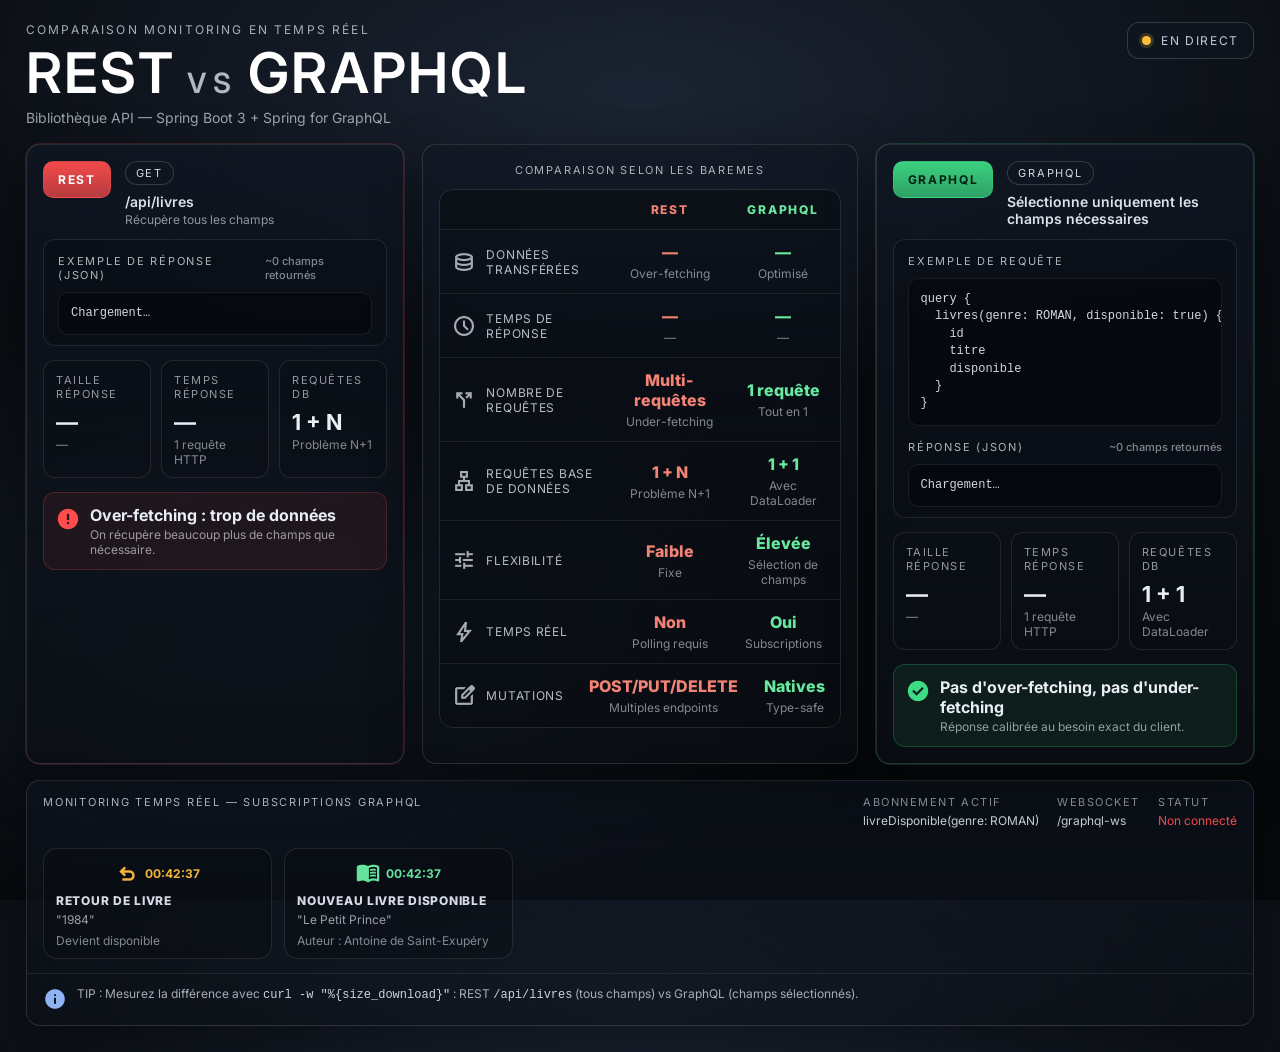
<file: comparaison/index.html>
<!doctype html>
<html lang="fr">
  <head>
    <meta charset="utf-8" />
    <meta name="viewport" content="width=device-width, initial-scale=1" />
    <title>REST vs GraphQL — Comparaison</title>

    <link rel="preconnect" href="https://fonts.googleapis.com" />
    <link rel="preconnect" href="https://fonts.gstatic.com" crossorigin />
    <link
      href="https://fonts.googleapis.com/css2?family=Inter:wght@400;500;600;700&display=swap"
      rel="stylesheet"
    />
    <link
      href="https://fonts.googleapis.com/css2?family=Material+Symbols+Outlined:opsz,wght,FILL,GRAD@20..48,200..700,0..1,-50..200"
      rel="stylesheet"
    />

    <link rel="stylesheet" href="./styles.css" />
  </head>
  <body>
    <div class="bg">
      <header class="top">
        <div class="top__left">
          <div class="kicker">COMPARAISON MONITORING EN TEMPS RÉEL</div>
          <div class="title">
            <span class="title__rest">REST</span>
            <span class="title__vs">VS</span>
            <span class="title__gql">GRAPHQL</span>
          </div>
          <div class="subtitle">Bibliothèque API — Spring Boot 3 + Spring for GraphQL</div>
        </div>

        <div class="pill" id="livePill" aria-live="polite">
          <span class="dot" id="liveDot"></span>
          <span id="liveText">EN DIRECT</span>
        </div>
      </header>

      <main class="grid">
        <!-- REST -->
        <section class="card card--rest">
          <div class="card__head">
            <div class="badge badge--rest">REST</div>
            <div class="endpoint">
              <div class="endpoint__method">GET</div>
              <div class="endpoint__path">/api/livres</div>
              <div class="endpoint__hint">Récupère tous les champs</div>
            </div>
          </div>

          <div class="panel">
            <div class="panel__title">
              EXEMPLE DE RÉPONSE (JSON)
              <span class="muted" id="restFieldsMeta">~0 champs retournés</span>
            </div>
            <pre class="code" id="restJson">Chargement…</pre>
          </div>

          <div class="stats">
            <div class="stat">
              <div class="stat__label">TAILLE RÉPONSE</div>
              <div class="stat__value" id="restSize">—</div>
              <div class="stat__meta" id="restSizeMeta">—</div>
            </div>
            <div class="stat">
              <div class="stat__label">TEMPS RÉPONSE</div>
              <div class="stat__value" id="restTime">—</div>
              <div class="stat__meta">1 requête HTTP</div>
            </div>
            <div class="stat">
              <div class="stat__label">REQUÊTES DB</div>
              <div class="stat__value" id="restDb">1 + N</div>
              <div class="stat__meta">Problème N+1</div>
            </div>
          </div>

          <div class="callout callout--rest">
            <span class="material-symbols-outlined">error</span>
            <div>
              <div class="callout__title">Over-fetching : trop de données</div>
              <div class="callout__desc">On récupère beaucoup plus de champs que nécessaire.</div>
            </div>
          </div>
        </section>

        <!-- CENTER COMPARISON -->
        <section class="compare">
          <div class="compare__title">COMPARAISON SELON LES BAREMES</div>

          <div class="table">
            <div class="row head">
              <div></div>
              <div class="col rest">REST</div>
              <div class="col gql">GRAPHQL</div>
            </div>

            <div class="row">
              <div class="metric">
                <span class="material-symbols-outlined">database</span>
                <span>DONNÉES TRANSFÉRÉES</span>
              </div>
              <div class="cell rest">
                <div class="big" id="restSize2">—</div>
                <div class="small">Over-fetching</div>
              </div>
              <div class="cell gql">
                <div class="big" id="gqlSize2">—</div>
                <div class="small">Optimisé</div>
              </div>
            </div>

            <div class="row">
              <div class="metric">
                <span class="material-symbols-outlined">schedule</span>
                <span>TEMPS DE RÉPONSE</span>
              </div>
              <div class="cell rest">
                <div class="big" id="restTime2">—</div>
                <div class="small">—</div>
              </div>
              <div class="cell gql">
                <div class="big" id="gqlTime2">—</div>
                <div class="small">—</div>
              </div>
            </div>

            <div class="row">
              <div class="metric">
                <span class="material-symbols-outlined">call_split</span>
                <span>NOMBRE DE REQUÊTES</span>
              </div>
              <div class="cell rest">
                <div class="big">Multi-requêtes</div>
                <div class="small">Under-fetching</div>
              </div>
              <div class="cell gql">
                <div class="big">1 requête</div>
                <div class="small">Tout en 1</div>
              </div>
            </div>

            <div class="row">
              <div class="metric">
                <span class="material-symbols-outlined">lan</span>
                <span>REQUÊTES BASE DE DONNÉES</span>
              </div>
              <div class="cell rest">
                <div class="big">1 + N</div>
                <div class="small">Problème N+1</div>
              </div>
              <div class="cell gql">
                <div class="big">1 + 1</div>
                <div class="small">Avec DataLoader</div>
              </div>
            </div>

            <div class="row">
              <div class="metric">
                <span class="material-symbols-outlined">tune</span>
                <span>FLEXIBILITÉ</span>
              </div>
              <div class="cell rest">
                <div class="big">Faible</div>
                <div class="small">Fixe</div>
              </div>
              <div class="cell gql">
                <div class="big">Élevée</div>
                <div class="small">Sélection de champs</div>
              </div>
            </div>

            <div class="row">
              <div class="metric">
                <span class="material-symbols-outlined">bolt</span>
                <span>TEMPS RÉEL</span>
              </div>
              <div class="cell rest">
                <div class="big">Non</div>
                <div class="small">Polling requis</div>
              </div>
              <div class="cell gql">
                <div class="big">Oui</div>
                <div class="small">Subscriptions</div>
              </div>
            </div>

            <div class="row">
              <div class="metric">
                <span class="material-symbols-outlined">edit_square</span>
                <span>MUTATIONS</span>
              </div>
              <div class="cell rest">
                <div class="big">POST/PUT/DELETE</div>
                <div class="small">Multiples endpoints</div>
              </div>
              <div class="cell gql">
                <div class="big">Natives</div>
                <div class="small">Type-safe</div>
              </div>
            </div>
          </div>
        </section>

        <!-- GRAPHQL -->
        <section class="card card--gql">
          <div class="card__head">
            <div class="badge badge--gql">GRAPHQL</div>
            <div class="endpoint">
              <div class="endpoint__method">GraphQL</div>
              <div class="endpoint__path">Sélectionne uniquement les champs nécessaires</div>
            </div>
          </div>

          <div class="panel">
            <div class="panel__title">EXEMPLE DE REQUÊTE</div>
            <pre class="code" id="gqlQuery">Chargement…</pre>
            <div class="panel__title panel__title--gap">
              RÉPONSE (JSON)
              <span class="muted" id="gqlFieldsMeta">~0 champs retournés</span>
            </div>
            <pre class="code" id="gqlJson">Chargement…</pre>
          </div>

          <div class="stats">
            <div class="stat">
              <div class="stat__label">TAILLE RÉPONSE</div>
              <div class="stat__value" id="gqlSize">—</div>
              <div class="stat__meta" id="gqlSizeMeta">—</div>
            </div>
            <div class="stat">
              <div class="stat__label">TEMPS RÉPONSE</div>
              <div class="stat__value" id="gqlTime">—</div>
              <div class="stat__meta">1 requête HTTP</div>
            </div>
            <div class="stat">
              <div class="stat__label">REQUÊTES DB</div>
              <div class="stat__value" id="gqlDb">1 + 1</div>
              <div class="stat__meta">Avec DataLoader</div>
            </div>
          </div>

          <div class="callout callout--gql">
            <span class="material-symbols-outlined">check_circle</span>
            <div>
              <div class="callout__title">Pas d'over-fetching, pas d'under-fetching</div>
              <div class="callout__desc">Réponse calibrée au besoin exact du client.</div>
            </div>
          </div>
        </section>
      </main>

      <section class="monitor">
        <div class="monitor__head">
          <div class="monitor__title">MONITORING TEMPS RÉEL — SUBSCRIPTIONS GRAPHQL</div>
          <div class="monitor__status">
            <div class="status">
              <div class="status__label">ABONNEMENT ACTIF</div>
              <div class="status__value" id="subName">livreDisponible(genre: ROMAN)</div>
            </div>
            <div class="status">
              <div class="status__label">WebSocket</div>
              <div class="status__value">/graphql-ws</div>
            </div>
            <div class="status">
              <div class="status__label">Statut</div>
              <div class="status__value status__value--ok" id="wsStatus">Connexion…</div>
            </div>
          </div>
        </div>

        <div class="timeline" id="timeline">
          <!-- events appended here -->
        </div>

        <div class="tip">
          <span class="material-symbols-outlined">info</span>
          <div id="tipText">
            TIP : Mesurez la différence avec
            <span class="mono">curl -w "%{size_download}"</span> :
            REST <span class="mono">/api/livres</span> (tous champs) vs GraphQL (champs sélectionnés).
          </div>
        </div>
      </section>
    </div>

    <script src="./app.js" defer></script>
  </body>
</html>
</file>
<file: comparaison/styles.css>
:root{
  --bg0:#06080b;
  --bg1:#0b0f15;
  --panel:#0f1622cc;
  --panel2:#0e1622;
  --stroke:#253044;
  --text:#e8edf6;
  --muted:#aab4c6;
  --muted2:#7e8aa2;

  --rest:#ff4d4d;
  --rest2:#ff8a7a;
  --gql:#3ddc84;
  --gql2:#6df5a8;
}

*{box-sizing:border-box}
html,body{height:100%}
body{
  margin:0;
  font-family:Inter,system-ui,-apple-system,Segoe UI,Roboto,Arial,sans-serif;
  color:var(--text);
  background: radial-gradient(1200px 500px at 50% 10%, #1b2433 0%, transparent 60%),
              radial-gradient(900px 500px at 20% 70%, #121a26 0%, transparent 65%),
              linear-gradient(180deg, var(--bg1), var(--bg0));
}

.bg{
  min-height:100%;
  padding:22px 26px 26px;
}

.top{
  display:flex;
  align-items:flex-start;
  justify-content:space-between;
  gap:16px;
  margin-bottom:18px;
}

.kicker{
  letter-spacing:.18em;
  text-transform:uppercase;
  font-size:12px;
  color:rgba(232,237,246,.7);
  margin-bottom:8px;
}

.title{
  display:flex;
  align-items:baseline;
  gap:12px;
  font-weight:600;
  line-height:1;
  font-size:56px;
  letter-spacing:.04em;
}
.title__vs{opacity:.75;font-size:28px;letter-spacing:.2em}
.title__rest{color:#fff}
.title__gql{color:#fff}

.subtitle{
  margin-top:8px;
  font-size:14px;
  color:rgba(232,237,246,.65);
}

.pill{
  user-select:none;
  display:flex;
  align-items:center;
  gap:10px;
  padding:10px 14px;
  border:1px solid rgba(255,255,255,.16);
  background:rgba(15,22,34,.55);
  border-radius:12px;
  font-size:12px;
  letter-spacing:.14em;
  text-transform:uppercase;
  color:rgba(232,237,246,.85);
  backdrop-filter: blur(10px);
}
.dot{
  width:9px;height:9px;border-radius:50%;
  background:var(--gql);
  box-shadow:0 0 0 3px rgba(61,220,132,.18);
}
.pill.off .dot{
  background:#ffbf3d;
  box-shadow:0 0 0 3px rgba(255,191,61,.18);
}

.grid{
  display:grid;
  grid-template-columns: 1fr 1.15fr 1fr;
  gap:18px;
  align-items:stretch;
}

.card{
  border-radius:14px;
  background:linear-gradient(180deg, rgba(15,22,34,.78), rgba(11,15,21,.72));
  border:1px solid rgba(255,255,255,.12);
  box-shadow:0 20px 50px rgba(0,0,0,.35);
  overflow:hidden;
}

.card--rest{outline:1px solid rgba(255,77,77,.18)}
.card--gql{outline:1px solid rgba(61,220,132,.18)}

.card__head{
  padding:16px 16px 12px;
  display:flex;
  align-items:flex-start;
  justify-content:space-between;
  gap:14px;
}

.badge{
  font-weight:700;
  font-size:12px;
  letter-spacing:.14em;
  padding:10px 14px;
  border-radius:10px;
  border:1px solid rgba(255,255,255,.14);
  background:rgba(20,26,36,.7);
}
.badge--rest{
  color:#fff;
  background: linear-gradient(180deg, rgba(255,77,77,.95), rgba(255,77,77,.70));
  border-color:rgba(255,77,77,.35);
}
.badge--gql{
  color:#052112;
  background: linear-gradient(180deg, rgba(61,220,132,.95), rgba(61,220,132,.70));
  border-color:rgba(61,220,132,.35);
}

.endpoint{flex:1}
.endpoint__method{
  display:inline-flex;
  align-items:center;
  justify-content:center;
  min-width:44px;
  padding:4px 10px;
  font-size:11px;
  letter-spacing:.16em;
  text-transform:uppercase;
  border-radius:999px;
  border:1px solid rgba(255,255,255,.16);
  background:rgba(15,22,34,.6);
  color:rgba(232,237,246,.9);
}
.endpoint__path{
  margin-top:8px;
  font-size:14px;
  font-weight:600;
  color:rgba(232,237,246,.95);
}
.endpoint__hint{
  margin-top:2px;
  font-size:12px;
  color:rgba(232,237,246,.60);
}

.panel{
  margin:0 16px 14px;
  padding:14px 14px 10px;
  border-radius:12px;
  border:1px solid rgba(255,255,255,.10);
  background:rgba(10,14,20,.55);
  backdrop-filter: blur(10px);
}
.panel__title{
  display:flex;
  align-items:baseline;
  justify-content:space-between;
  gap:10px;
  font-size:11px;
  letter-spacing:.16em;
  text-transform:uppercase;
  color:rgba(232,237,246,.75);
  margin-bottom:10px;
}
.panel__title--gap{margin-top:14px}
.muted{color:rgba(232,237,246,.55); font-weight:500; letter-spacing:normal; text-transform:none}

.code{
  margin:0;
  max-height:250px;
  overflow:auto;
  padding:12px;
  border-radius:10px;
  border:1px solid rgba(255,255,255,.08);
  background:rgba(5,7,10,.65);
  font-family: ui-monospace, SFMono-Regular, Menlo, Monaco, Consolas, "Liberation Mono", "Courier New", monospace;
  font-size:12px;
  line-height:1.45;
  color:rgba(232,237,246,.9);
}

.stats{
  display:grid;
  grid-template-columns: repeat(3, 1fr);
  gap:10px;
  padding:0 16px 14px;
}
.stat{
  padding:12px 12px 10px;
  border-radius:12px;
  border:1px solid rgba(255,255,255,.10);
  background:rgba(10,14,20,.45);
}
.stat__label{
  font-size:11px;
  letter-spacing:.14em;
  text-transform:uppercase;
  color:rgba(232,237,246,.62);
}
.stat__value{
  margin-top:8px;
  font-weight:700;
  font-size:22px;
}
.stat__meta{
  margin-top:2px;
  font-size:12px;
  color:rgba(232,237,246,.55);
}

.callout{
  margin:0 16px 16px;
  padding:12px 12px;
  border-radius:12px;
  border:1px solid rgba(255,255,255,.10);
  display:flex;
  gap:10px;
  align-items:flex-start;
}
.callout .material-symbols-outlined{
  font-variation-settings: "FILL" 1, "wght" 500, "opsz" 24;
  margin-top:2px;
}
.callout__title{font-weight:700; margin-bottom:2px}
.callout__desc{color:rgba(232,237,246,.62); font-size:12px}
.callout--rest{background:rgba(255,77,77,.08); border-color:rgba(255,77,77,.22)}
.callout--rest .material-symbols-outlined{color:var(--rest)}
.callout--gql{background:rgba(61,220,132,.08); border-color:rgba(61,220,132,.22)}
.callout--gql .material-symbols-outlined{color:var(--gql)}

.compare{
  border-radius:14px;
  padding:14px 16px 16px;
  border:1px solid rgba(255,255,255,.12);
  background:linear-gradient(180deg, rgba(15,22,34,.58), rgba(11,15,21,.55));
  box-shadow:0 20px 50px rgba(0,0,0,.35);
}
.compare__title{
  text-align:center;
  letter-spacing:.16em;
  text-transform:uppercase;
  font-size:11px;
  color:rgba(232,237,246,.72);
  margin:4px 0 12px;
}

.table{
  border-radius:14px;
  overflow:hidden;
  border:1px solid rgba(255,255,255,.10);
}
.row{
  display:grid;
  grid-template-columns: 1.3fr .85fr .85fr;
  align-items:stretch;
  border-top:1px solid rgba(255,255,255,.08);
  background:rgba(8,11,16,.35);
}
.row:first-child{border-top:none}
.row.head{
  background:rgba(8,11,16,.55);
}
.row.head .col{
  padding:12px 12px;
  font-size:12px;
  font-weight:800;
  letter-spacing:.16em;
  text-transform:uppercase;
  text-align:center;
}
.row.head .rest{color:rgba(255,138,122,.95)}
.row.head .gql{color:rgba(109,245,168,.95)}

.metric{
  display:flex;
  gap:10px;
  align-items:center;
  padding:12px 12px;
  font-size:12px;
  letter-spacing:.06em;
  color:rgba(232,237,246,.78);
}
.metric .material-symbols-outlined{
  color:rgba(232,237,246,.7);
  font-variation-settings:"wght" 500, "opsz" 22;
}
.cell{
  padding:12px 12px;
  text-align:center;
  display:flex;
  flex-direction:column;
  justify-content:center;
  gap:4px;
}
.cell .big{
  font-weight:800;
  font-size:16px;
}
.cell .small{
  font-size:12px;
  color:rgba(232,237,246,.55);
}
.cell.rest .big{color:rgba(255,138,122,.95)}
.cell.gql .big{color:rgba(109,245,168,.95)}

.monitor{
  margin-top:16px;
  border-radius:14px;
  border:1px solid rgba(255,255,255,.12);
  background:linear-gradient(180deg, rgba(15,22,34,.58), rgba(11,15,21,.55));
  box-shadow:0 20px 50px rgba(0,0,0,.35);
  overflow:hidden;
}
.monitor__head{
  padding:14px 16px 10px;
  display:flex;
  align-items:flex-start;
  justify-content:space-between;
  gap:14px;
}
.monitor__title{
  font-size:11px;
  letter-spacing:.16em;
  text-transform:uppercase;
  color:rgba(232,237,246,.72);
}
.monitor__status{
  display:flex;
  gap:18px;
  flex-wrap:wrap;
  justify-content:flex-end;
}
.status__label{
  font-size:11px;
  letter-spacing:.14em;
  text-transform:uppercase;
  color:rgba(232,237,246,.55);
}
.status__value{
  margin-top:4px;
  font-size:12px;
  color:rgba(232,237,246,.85);
}
.status__value--ok{color:rgba(109,245,168,.95)}
.status__value--warn{color:rgba(255,191,61,.95)}
.status__value--bad{color:rgba(255,77,77,.95)}

.timeline{
  padding:10px 16px 14px;
  display:grid;
  grid-template-columns: repeat(5, 1fr);
  gap:12px;
}
.event{
  border-radius:14px;
  border:1px solid rgba(255,255,255,.10);
  background:rgba(8,11,16,.35);
  padding:12px 12px 10px;
  min-height:92px;
}
.event__time{
  display:flex;
  align-items:center;
  justify-content:center;
  gap:6px;
  color:rgba(109,245,168,.92);
  font-weight:700;
  font-size:12px;
  margin-bottom:8px;
}
.event__time .material-symbols-outlined{
  font-variation-settings:"FILL" 1, "wght" 600, "opsz" 18;
}
.event__title{
  font-weight:800;
  font-size:12px;
  letter-spacing:.06em;
  text-transform:uppercase;
  color:rgba(232,237,246,.92);
}
.event__desc{
  margin-top:4px;
  font-size:12px;
  color:rgba(232,237,246,.65);
}
.event__meta{
  margin-top:6px;
  font-size:12px;
  color:rgba(232,237,246,.55);
}
.event--return .event__time{color:rgba(255,191,61,.95)}

.tip{
  display:flex;
  gap:10px;
  align-items:flex-start;
  padding:12px 16px 14px;
  border-top:1px solid rgba(255,255,255,.08);
  color:rgba(232,237,246,.70);
  font-size:12px;
}
.tip .material-symbols-outlined{
  margin-top:1px;
  color:rgba(150,190,255,.95);
  font-variation-settings:"FILL" 1, "wght" 500, "opsz" 18;
}
.mono{
  font-family: ui-monospace, SFMono-Regular, Menlo, Monaco, Consolas, "Liberation Mono", "Courier New", monospace;
  color:rgba(232,237,246,.88);
}

@media (max-width: 1180px){
  .grid{grid-template-columns: 1fr; }
  .title{font-size:44px}
  .timeline{grid-template-columns: 1fr; }
}
</file>
